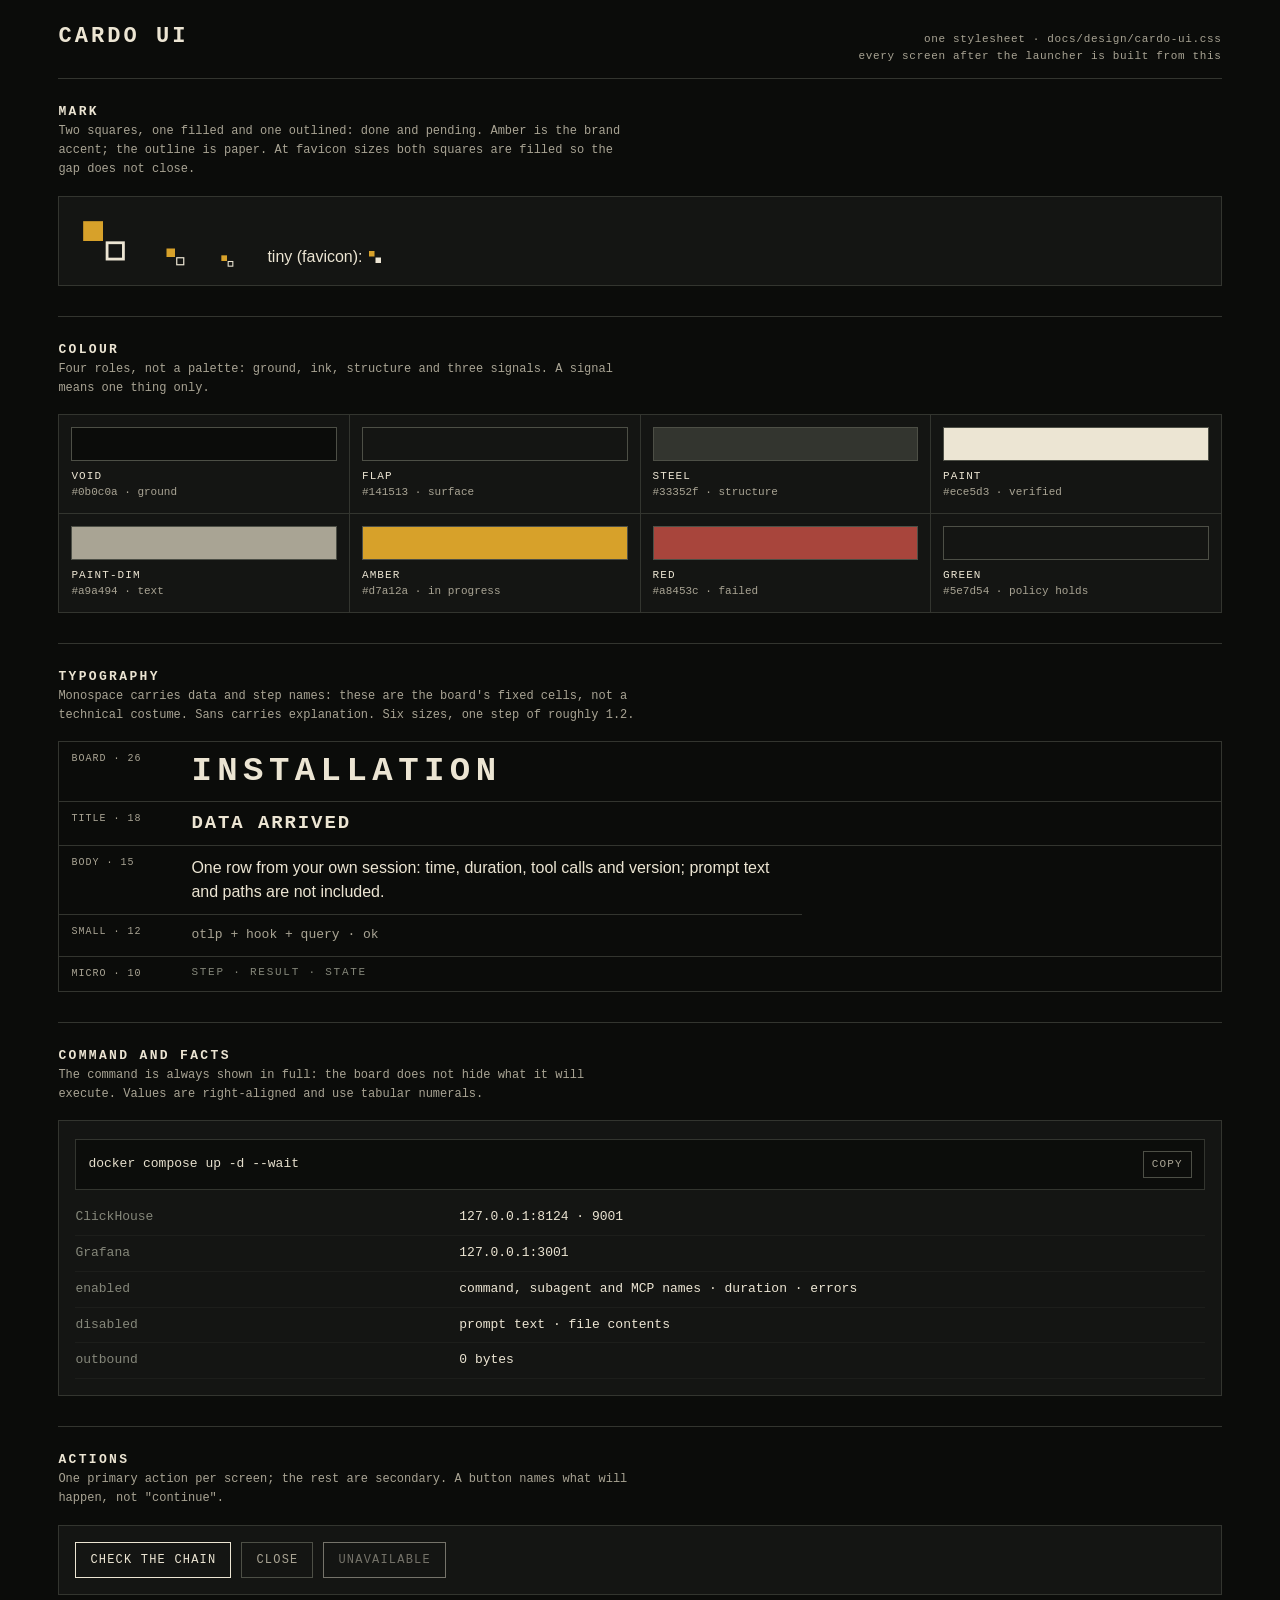
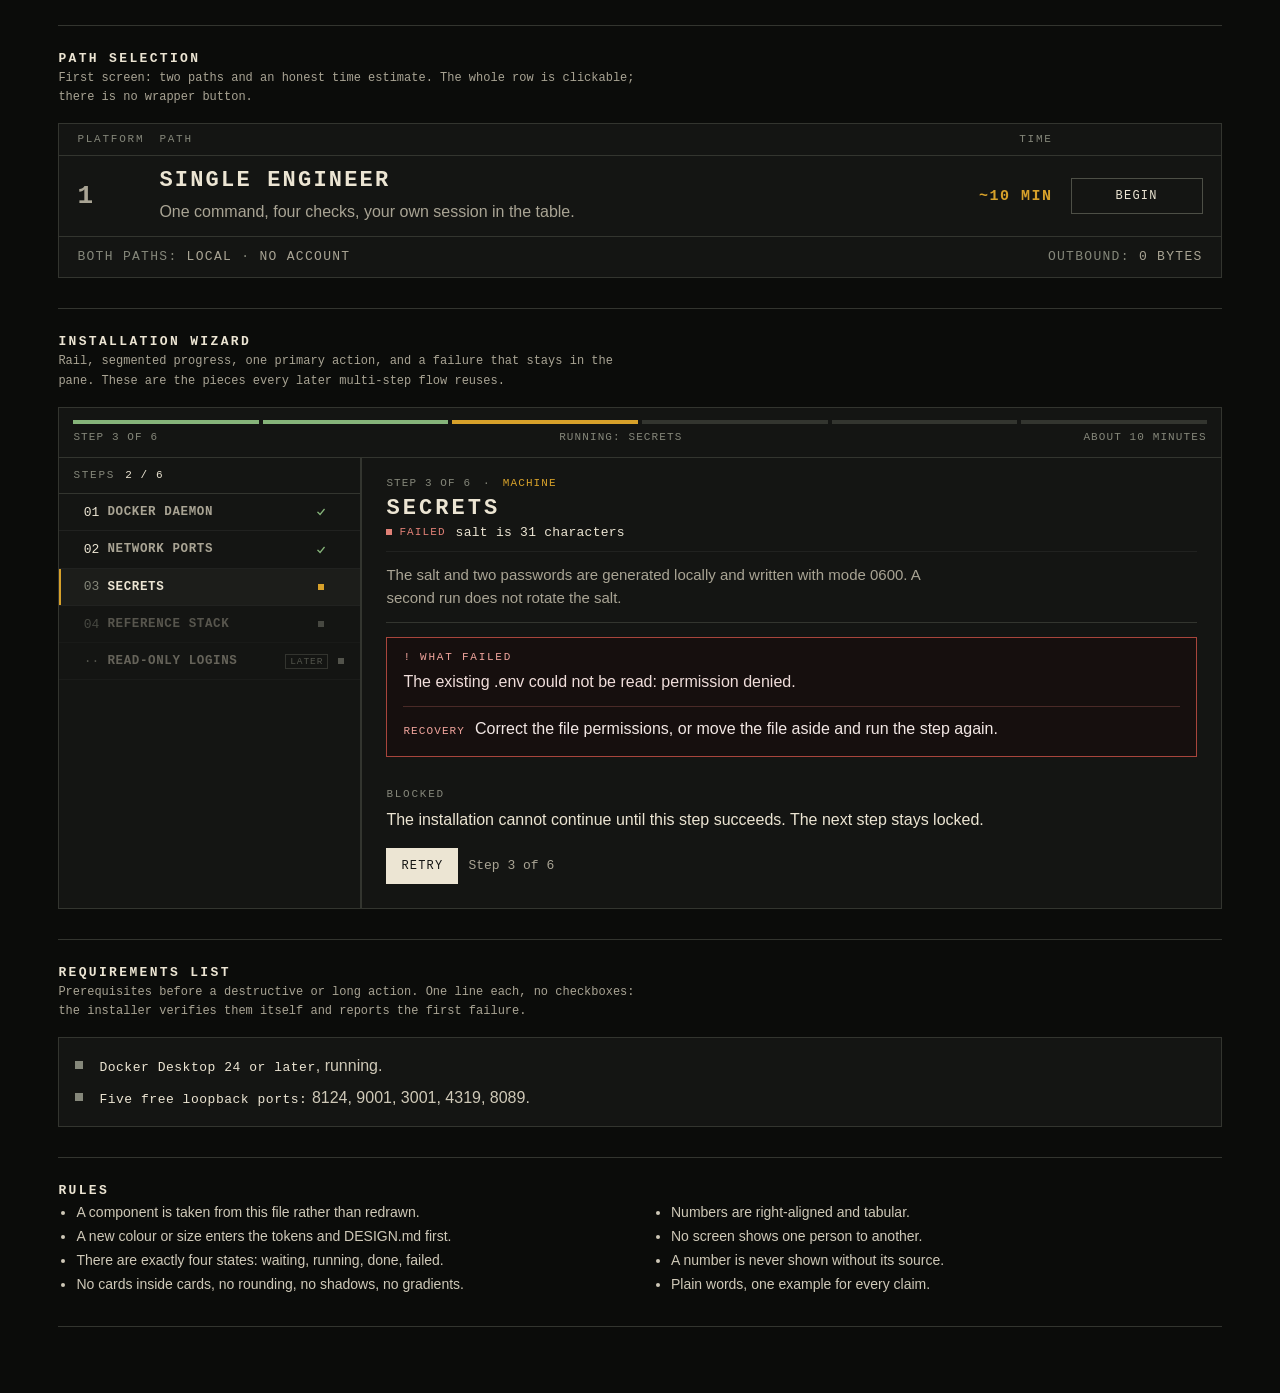
<file: docs/design/components.html>
<!doctype html>
<html lang="en">
<head>
<meta charset="utf-8">
<meta name="viewport" content="width=device-width, initial-scale=1">
<title>Cardo UI — components</title>
<link rel="stylesheet" href="cardo-ui.css">
<style>
  /* only layout for this sheet; every component comes from cardo-ui.css */
  .sheet{max-width:1240px;margin:0 auto;padding:24px clamp(14px,3vw,40px) 64px}
  .sheet > header{border-bottom:1px solid var(--steel);padding-bottom:14px;display:flex;justify-content:space-between;align-items:baseline;gap:20px;flex-wrap:wrap}
  .sheet h1{font:600 22px/1.2 var(--mono);letter-spacing:.14em;text-transform:uppercase;margin:0}
  .sheet .meta{font:11px/1.5 var(--mono);color:var(--paint-dim);letter-spacing:.06em;text-align:right}
  .sec{border-bottom:1px solid var(--steel);padding:26px 0 30px}
  .sec > h2{font:600 13px/1 var(--mono);letter-spacing:.18em;text-transform:uppercase;margin:0 0 4px}
  .sec > p.hint{margin:0 0 16px;color:var(--paint-dim);font:12px/1.6 var(--mono);max-width:80ch}
  .demo{border:1px solid var(--steel);background:var(--flap)}
  .pad{padding:16px}
  .swatches{display:grid;grid-template-columns:repeat(4,1fr);gap:1px;background:var(--steel);border:1px solid var(--steel)}
  @media (max-width:760px){.swatches{grid-template-columns:repeat(2,1fr)}}
  .sw{background:var(--flap);padding:12px}
  .sw i{display:block;height:34px;border:1px solid var(--steel-l)}
  .sw b{display:block;margin-top:8px;font:11px/1.4 var(--mono);letter-spacing:.1em;text-transform:uppercase}
  .sw span{display:block;font:11px/1.5 var(--mono);color:var(--paint-dim)}
  .type{display:grid;grid-template-columns:120px 1fr;gap:0;border:1px solid var(--steel);border-bottom:0}
  .type > div{padding:10px 12px;border-bottom:1px solid var(--steel)}
  .type .k{font:10px/1.4 var(--mono);color:var(--paint-dim);letter-spacing:.1em;text-transform:uppercase}
  .rules{display:grid;grid-template-columns:1fr 1fr;gap:26px}
  .rules ul{margin:0;padding-left:18px;font-size:14px;color:#cfc9b8;line-height:1.7}
  @media (max-width:760px){.rules{grid-template-columns:1fr}}
</style>
</head>
<body data-surface="operate">
<svg width="0" height="0" style="position:absolute" aria-hidden="true">
  <symbol id="i-check" viewBox="0 0 16 16"><polyline points="3,8.5 6.5,12 13,4" fill="none" stroke="currentColor" stroke-width="2"/></symbol>
</svg>
<div class="sheet">

  <header>
    <h1>Cardo UI</h1>
    <div class="meta">one stylesheet · docs/design/cardo-ui.css<br>every screen after the launcher is built from this</div>
  </header>

  <section class="sec">
    <h2>Mark</h2>
    <p class="hint">Two squares, one filled and one outlined: done and pending. Amber is the brand accent; the outline is paper. At favicon sizes both squares are filled so the gap does not close.</p>
    <div class="demo pad" style="display:flex;align-items:flex-end;gap:32px">
      <svg width="56" height="56" viewBox="0 0 24 24" aria-hidden="true"><rect x="3.5" y="3.5" width="8.5" height="8.5" fill="#d7a12a"/><rect x="13.75" y="12.75" width="7" height="7" fill="none" stroke="#ece5d3" stroke-width="1.2"/></svg>
      <svg width="24" height="24" viewBox="0 0 24 24" aria-hidden="true"><rect x="3.5" y="3.5" width="8.5" height="8.5" fill="#d7a12a"/><rect x="13.75" y="12.75" width="7" height="7" fill="none" stroke="#ece5d3" stroke-width="1.2"/></svg>
      <svg width="16" height="16" viewBox="0 0 24 24" aria-hidden="true"><rect x="3.5" y="3.5" width="8.5" height="8.5" fill="#d7a12a"/><rect x="13.75" y="12.75" width="7" height="7" fill="none" stroke="#ece5d3" stroke-width="1.6"/></svg>
      <span class="hint">tiny (favicon): <svg width="16" height="16" viewBox="0 0 32 32" aria-hidden="true" style="vertical-align:-3px"><rect x="4" y="4" width="11" height="11" fill="#d7a12a"/><rect x="17" y="17" width="11" height="11" fill="#ece5d3"/></svg></span>
    </div>
  </section>
<section class="sec">
    <h2>Colour</h2>
    <p class="hint">Four roles, not a palette: ground, ink, structure and three signals. A signal means one thing only.</p>
    <div class="swatches">
      <div class="sw"><i style="background:var(--void)"></i><b>void</b><span>#0b0c0a · ground</span></div>
      <div class="sw"><i style="background:var(--flap)"></i><b>flap</b><span>#141513 · surface</span></div>
      <div class="sw"><i style="background:var(--steel)"></i><b>steel</b><span>#33352f · structure</span></div>
      <div class="sw"><i style="background:var(--paint)"></i><b>paint</b><span>#ece5d3 · verified</span></div>
      <div class="sw"><i style="background:var(--paint-dim)"></i><b>paint-dim</b><span>#a9a494 · text</span></div>
      <div class="sw"><i style="background:var(--amber)"></i><b>amber</b><span>#d7a12a · in progress</span></div>
      <div class="sw"><i style="background:var(--red)"></i><b>red</b><span>#a8453c · failed</span></div>
      <div class="sw"><i style="background:var(--green)"></i><b>green</b><span>#5e7d54 · policy holds</span></div>
    </div>
  </section>

  <section class="sec">
    <h2>Typography</h2>
    <p class="hint">Monospace carries data and step names: these are the board's fixed cells, not a technical costume. Sans carries explanation. Six sizes, one step of roughly 1.2.</p>
    <div class="type">
      <div class="k">board · 26</div><div style="font:600 var(--t-board)/1.15 var(--mono);letter-spacing:.16em;text-transform:uppercase">Installation</div>
      <div class="k">title · 18</div><div style="font:600 var(--t-title)/1.2 var(--mono);letter-spacing:.1em;text-transform:uppercase">Data arrived</div>
      <div class="k">body · 15</div><div style="font-size:var(--t-body);max-width:70ch">One row from your own session: time, duration, tool calls and version; prompt text and paths are not included.</div>
      <div class="k">small · 12</div><div style="font:var(--t-small)/1.6 var(--mono);color:var(--paint-dim)">otlp + hook + query · ok</div>
      <div class="k">micro · 10</div><div style="font:var(--t-micro)/1 var(--mono);letter-spacing:.16em;text-transform:uppercase;color:var(--paint-faint)">Step · result · state</div>
    </div>
  </section>

  <section class="sec">
    <h2>Command and facts</h2>
    <p class="hint">The command is always shown in full: the board does not hide what it will execute. Values are right-aligned and use tabular numerals.</p>
    <div class="demo pad">
      <div class="cmd"><code>docker compose up -d --wait</code><button class="copy" data-copy>Copy</button></div>
      <table class="wiz-facts">
        <tr><td>ClickHouse</td><td>127.0.0.1:8124 · 9001</td></tr>
        <tr><td>Grafana</td><td>127.0.0.1:3001</td></tr>
        <tr><td>enabled</td><td>command, subagent and MCP names · duration · errors</td></tr>
        <tr><td>disabled</td><td>prompt text · file contents</td></tr>
        <tr><td>outbound</td><td>0 bytes</td></tr>
      </table>
    </div>
  </section>

  <section class="sec">
    <h2>Actions</h2>
    <p class="hint">One primary action per screen; the rest are secondary. A button names what will happen, not "continue".</p>
    <div class="demo pad">
      <div class="actions" style="margin-top:0">
        <button class="act">Check the chain</button>
        <button class="act ghost">Close</button>
        <button class="act" disabled>Unavailable</button>
      </div>
    </div>
  </section>

  <section class="sec">
    <h2>Path selection</h2>
    <p class="hint">First screen: two paths and an honest time estimate. The whole row is clickable; there is no wrapper button.</p>
    <div class="departures">
      <div class="dephead"><span>Platform</span><span>Path</span><span>Time</span><span></span></div>
      <button class="dep">
        <span class="plat">1</span>
        <span class="dest">Single engineer<span class="note">One command, four checks, your own session in the table.</span></span>
        <span class="time">~10 MIN</span>
        <span class="go">Begin</span>
      </button>
      <div class="deptail"><span>Both paths: <b>local</b> · <b>no account</b></span><span>Outbound: <b>0 bytes</b></span></div>
    </div>
  </section>

  <section class="sec">
    <h2>Installation wizard</h2>
    <p class="hint">Rail, segmented progress, one primary action, and a failure that stays in the pane. These are the pieces every later multi-step flow reuses.</p>
    <div class="demo">
      <div style="padding:12px 14px;border-bottom:1px solid var(--steel)">
        <div class="segbar"><i class="ok"></i><i class="ok"></i><i class="run"></i><i></i><i></i><i></i></div>
        <div class="wiz-progress"><span>Step 3 of 6</span><span>Running: Secrets</span><span>About 10 minutes</span></div>
      </div>
      <div class="wiz" style="border:0">
        <aside class="wiz-rail" style="border-right:1px solid var(--steel)">
          <div class="wiz-rail-head"><span>Steps</span><b>2 / 6</b></div>
          <ol class="wiz-steps" style="max-height:none">
            <li><button class="wiz-step" data-state="ok"><span class="n">01</span><span class="t">Docker daemon</span><span class="s"><svg class="icon sm"><use href="#i-check"/></svg></span></button></li>
            <li><button class="wiz-step" data-state="ok"><span class="n">02</span><span class="t">Network ports</span><span class="s"><svg class="icon sm"><use href="#i-check"/></svg></span></button></li>
            <li><button class="wiz-step" data-state="run" aria-current="true"><span class="n">03</span><span class="t">Secrets</span><span class="s"></span></button></li>
            <li><button class="wiz-step" data-state="wait" disabled><span class="n">04</span><span class="t">Reference stack</span><span class="s"></span></button></li>
            <li><button class="wiz-step" data-state="planned" disabled><span class="n">··</span><span class="t">Read-only logins</span><span class="later">Later</span><span class="s"></span></button></li>
          </ol>
        </aside>
        <main class="wiz-pane">
          <div class="wiz-head">
            <div class="wiz-meta"><span>Step 3 of 6</span><span>·</span><b>Machine</b></div>
            <h1 class="wiz-title">Secrets</h1>
            <div class="wiz-body">
              <div class="wiz-result"><span class="lamp" data-s="fail"><b></b><span>Failed</span></span><span class="v">salt is 31 characters</span></div>
              <p>The salt and two passwords are generated locally and written with mode 0600. A second run does not rotate the salt.</p>
            </div>
          </div>
          <div class="wiz-error">
            <span class="lbl">! What failed</span>
            <p class="cause">The existing .env could not be read: permission denied.</p>
            <div class="rec"><b>Recovery</b><span>Correct the file permissions, or move the file aside and run the step again.</span></div>
          </div>
          <div class="wiz-section">
            <h3>Blocked</h3>
            <p style="margin:0">The installation cannot continue until this step succeeds. The next step stays locked.</p>
          </div>
          <div class="wiz-actions">
            <button class="act primary">Retry</button>
            <span class="hint">Step 3 of 6</span>
          </div>
        </main>
      </div>
    </div>
  </section>

  <section class="sec">
    <h2>Requirements list</h2>
    <p class="hint">Prerequisites before a destructive or long action. One line each, no checkboxes: the installer verifies them itself and reports the first failure.</p>
    <div class="demo pad">
      <ul class="reqlist">
        <li><span><b>Docker Desktop 24 or later</b>, running.</span></li>
        <li><span><b>Five free loopback ports:</b> 8124, 9001, 3001, 4319, 8089.</span></li>
      </ul>
    </div>
  </section>

  <section class="sec">
    <h2>Rules</h2>
    <div class="rules">
      <ul>
        <li>A component is taken from this file rather than redrawn.</li>
        <li>A new colour or size enters the tokens and DESIGN.md first.</li>
        <li>There are exactly four states: waiting, running, done, failed.</li>
        <li>No cards inside cards, no rounding, no shadows, no gradients.</li>
      </ul>
      <ul>
        <li>Numbers are right-aligned and tabular.</li>
        <li>No screen shows one person to another.</li>
        <li>A number is never shown without its source.</li>
        <li>Plain words, one example for every claim.</li>
      </ul>
    </div>
  </section>
</div>
<script>
  document.querySelectorAll('[data-copy]').forEach(b => b.addEventListener('click', () => {
    const t = b.closest('.cmd').querySelector('code').textContent;
    (navigator.clipboard ? navigator.clipboard.writeText(t) : Promise.reject()).catch(()=>{}).finally(()=>{
      const old = b.textContent; b.textContent = 'Скопировано'; setTimeout(()=>b.textContent = old, 1400);
    });
  }));
</script>
</body>
</html>
</file>
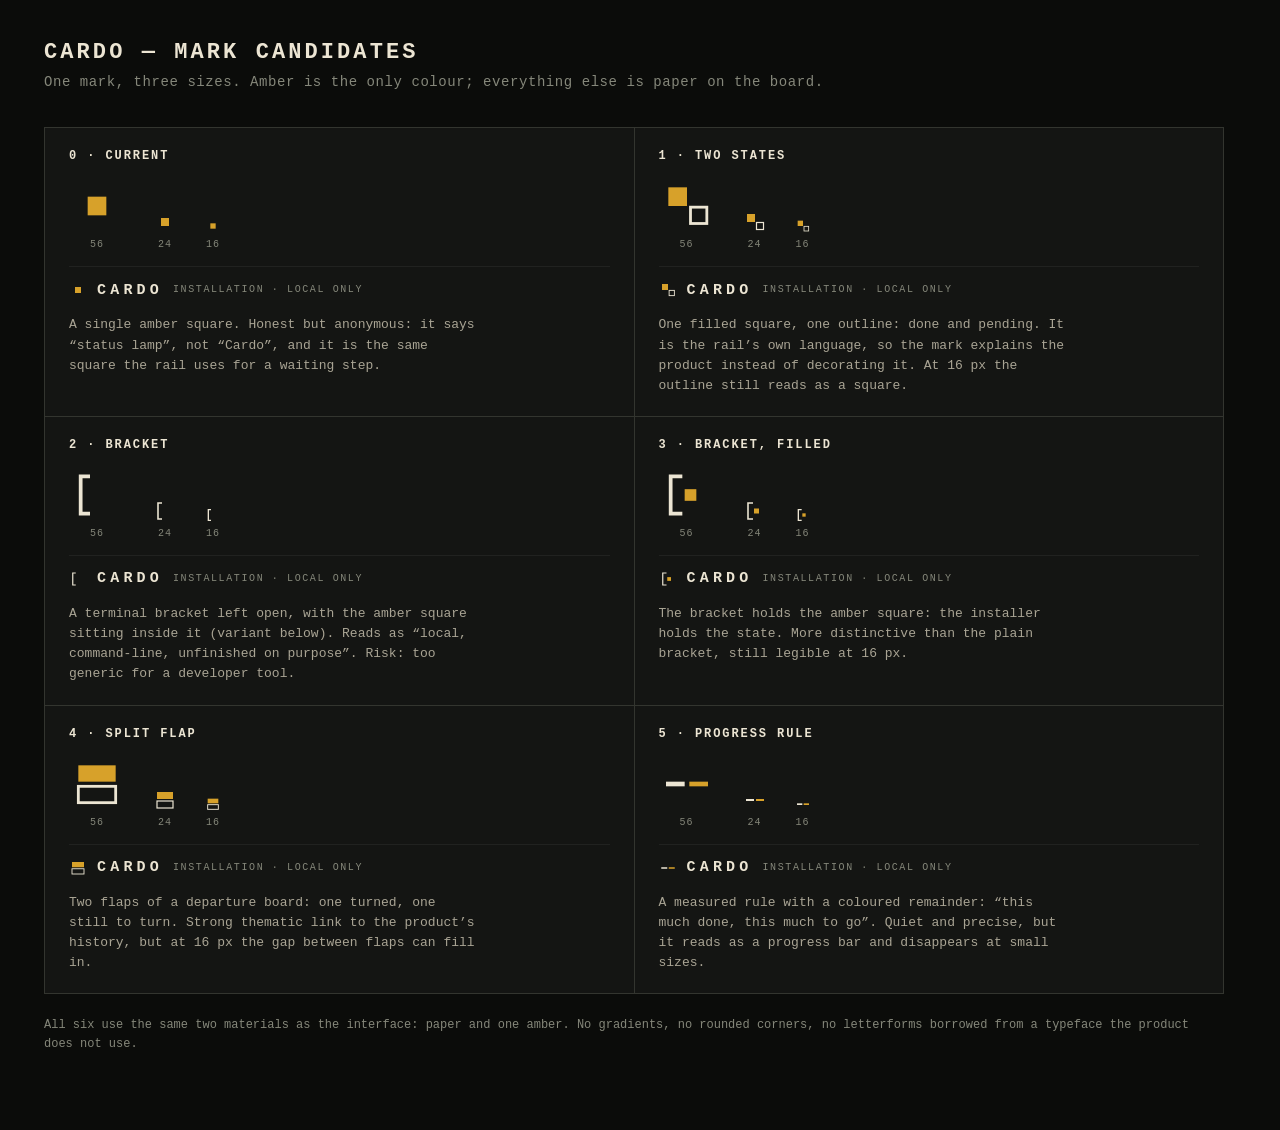
<file: docs/design/logo.html>
<!doctype html>
<html lang="en">
<head>
<meta charset="utf-8">
<meta name="viewport" content="width=device-width, initial-scale=1">
<title>Cardo — mark candidates</title>
<style>
  :root{
    --void:#0b0c0a; --flap:#141513; --steel:#33352f; --rule:#212220;
    --paint:#ece5d3; --dim:#a9a494; --faint:#85877a;
    --amber:#d7a12a; --ok:#86b47a; --danger:#e08076;
    --mono:ui-monospace,"SF Mono","Roboto Mono",Menlo,Consolas,monospace;
  }
  *{box-sizing:border-box}
  body{margin:0;background:var(--void);color:var(--paint);font:14px/1.5 var(--mono);padding:40px 44px 64px}
  h1{font:600 22px/1.2 var(--mono);letter-spacing:.14em;text-transform:uppercase;margin:0 0 6px}
  .lead{color:var(--faint);letter-spacing:.04em;margin:0 0 34px}
  .grid{display:grid;grid-template-columns:repeat(2,minmax(0,1fr));gap:1px;background:var(--steel);border:1px solid var(--steel);max-width:1180px}
  .card{background:var(--flap);padding:22px 24px 20px;display:flex;flex-direction:column;gap:16px}
  .card h2{font:600 12px/1 var(--mono);letter-spacing:.16em;text-transform:uppercase;margin:0;color:var(--paint)}
  .card p{margin:0;color:var(--dim);font-size:13px;line-height:1.55;max-width:52ch}
  .sizes{display:flex;align-items:flex-end;gap:28px;color:var(--paint)}
  .sizes figure{margin:0;display:flex;flex-direction:column;align-items:center;gap:6px}
  .sizes figcaption{font:10px/1 var(--mono);color:var(--faint);letter-spacing:.1em}
  .rowline{display:flex;align-items:center;gap:10px;border-top:1px solid var(--rule);padding-top:14px;color:var(--paint)}
  .rowline .word{font:600 15px/1 var(--mono);letter-spacing:.28em;text-transform:uppercase}
  .rowline .sub{font:10px/1 var(--mono);letter-spacing:.16em;color:var(--faint);text-transform:uppercase}
  .note{color:var(--faint);font-size:12px;max-width:1180px;margin-top:22px;line-height:1.6}
  svg{display:block}
</style>
</head>
<body>
<h1>Cardo — mark candidates</h1>
<p class="lead">One mark, three sizes. Amber is the only colour; everything else is paper on the board.</p>

<div class="grid">

  <div class="card">
    <h2>0 · current</h2>
    <div class="sizes">
      <figure><svg width="56" height="56" viewBox="0 0 24 24" aria-hidden="true"><rect x="8" y="8" width="8" height="8" fill="var(--amber)"/></svg><figcaption>56</figcaption></figure>
      <figure><svg width="24" height="24" viewBox="0 0 24 24" aria-hidden="true"><rect x="8" y="8" width="8" height="8" fill="var(--amber)"/></svg><figcaption>24</figcaption></figure>
      <figure><svg width="16" height="16" viewBox="0 0 24 24" aria-hidden="true"><rect x="8" y="8" width="8" height="8" fill="var(--amber)"/></svg><figcaption>16</figcaption></figure>
    </div>
    <div class="rowline"><svg width="18" height="18" viewBox="0 0 24 24" aria-hidden="true"><rect x="8" y="8" width="8" height="8" fill="var(--amber)"/></svg><span class="word">Cardo</span><span class="sub">installation · local only</span></div>
    <p>A single amber square. Honest but anonymous: it says “status lamp”, not “Cardo”, and it is the same square the rail uses for a waiting step.</p>
  </div>

  <div class="card">
    <h2>1 · two states</h2>
    <div class="sizes">
      <figure><svg width="56" height="56" viewBox="0 0 24 24" aria-hidden="true"><rect x="4" y="4" width="8" height="8" fill="var(--amber)"/><rect x="13.5" y="12.5" width="7" height="7" fill="none" stroke="var(--paint)" stroke-width="1.2"/></svg><figcaption>56</figcaption></figure>
      <figure><svg width="24" height="24" viewBox="0 0 24 24" aria-hidden="true"><rect x="4" y="4" width="8" height="8" fill="var(--amber)"/><rect x="13.5" y="12.5" width="7" height="7" fill="none" stroke="var(--paint)" stroke-width="1.2"/></svg><figcaption>24</figcaption></figure>
      <figure><svg width="16" height="16" viewBox="0 0 24 24" aria-hidden="true"><rect x="4" y="4" width="8" height="8" fill="var(--amber)"/><rect x="13.5" y="12.5" width="7" height="7" fill="none" stroke="var(--paint)" stroke-width="1.2"/></svg><figcaption>16</figcaption></figure>
    </div>
    <div class="rowline"><svg width="18" height="18" viewBox="0 0 24 24" aria-hidden="true"><rect x="4" y="4" width="8" height="8" fill="var(--amber)"/><rect x="13.5" y="12.5" width="7" height="7" fill="none" stroke="var(--paint)" stroke-width="1.2"/></svg><span class="word">Cardo</span><span class="sub">installation · local only</span></div>
    <p>One filled square, one outline: done and pending. It is the rail’s own language, so the mark explains the product instead of decorating it. At 16 px the outline still reads as a square.</p>
  </div>

  <div class="card">
    <h2>2 · bracket</h2>
    <div class="sizes">
      <figure><svg width="56" height="56" viewBox="0 0 24 24" aria-hidden="true" fill="none" stroke="var(--paint)" stroke-width="1.6"><path d="M9 4H5v16h4"/></svg><figcaption>56</figcaption></figure>
      <figure><svg width="24" height="24" viewBox="0 0 24 24" aria-hidden="true" fill="none" stroke="var(--paint)" stroke-width="1.6"><path d="M9 4H5v16h4"/></svg><figcaption>24</figcaption></figure>
      <figure><svg width="16" height="16" viewBox="0 0 24 24" aria-hidden="true" fill="none" stroke="var(--paint)" stroke-width="2"><path d="M9 4H5v16h4"/></svg><figcaption>16</figcaption></figure>
    </div>
    <div class="rowline"><svg width="18" height="18" viewBox="0 0 24 24" aria-hidden="true" fill="none" stroke="var(--paint)" stroke-width="1.6"><path d="M9 4H5v16h4"/></svg><span class="word">Cardo</span><span class="sub">installation · local only</span></div>
    <p>A terminal bracket left open, with the amber square sitting inside it (variant below). Reads as “local, command-line, unfinished on purpose”. Risk: too generic for a developer tool.</p>
  </div>

  <div class="card">
    <h2>3 · bracket, filled</h2>
    <div class="sizes">
      <figure><svg width="56" height="56" viewBox="0 0 24 24" aria-hidden="true" fill="none" stroke="var(--paint)" stroke-width="1.6"><path d="M10 4H5v16h5"/><rect x="11" y="9.5" width="5" height="5" fill="var(--amber)" stroke="none"/></svg><figcaption>56</figcaption></figure>
      <figure><svg width="24" height="24" viewBox="0 0 24 24" aria-hidden="true" fill="none" stroke="var(--paint)" stroke-width="1.6"><path d="M10 4H5v16h5"/><rect x="11" y="9.5" width="5" height="5" fill="var(--amber)" stroke="none"/></svg><figcaption>24</figcaption></figure>
      <figure><svg width="16" height="16" viewBox="0 0 24 24" aria-hidden="true" fill="none" stroke="var(--paint)" stroke-width="2"><path d="M10 4H5v16h5"/><rect x="11" y="9.5" width="5" height="5" fill="var(--amber)" stroke="none"/></svg><figcaption>16</figcaption></figure>
    </div>
    <div class="rowline"><svg width="18" height="18" viewBox="0 0 24 24" aria-hidden="true" fill="none" stroke="var(--paint)" stroke-width="1.6"><path d="M10 4H5v16h5"/><rect x="11" y="9.5" width="5" height="5" fill="var(--amber)" stroke="none"/></svg><span class="word">Cardo</span><span class="sub">installation · local only</span></div>
    <p>The bracket holds the amber square: the installer holds the state. More distinctive than the plain bracket, still legible at 16 px.</p>
  </div>

  <div class="card">
    <h2>4 · split flap</h2>
    <div class="sizes">
      <figure><svg width="56" height="56" viewBox="0 0 24 24" aria-hidden="true"><rect x="4" y="4" width="16" height="7" fill="var(--amber)"/><rect x="4" y="13" width="16" height="7" fill="none" stroke="var(--paint)" stroke-width="1.2"/></svg><figcaption>56</figcaption></figure>
      <figure><svg width="24" height="24" viewBox="0 0 24 24" aria-hidden="true"><rect x="4" y="4" width="16" height="7" fill="var(--amber)"/><rect x="4" y="13" width="16" height="7" fill="none" stroke="var(--paint)" stroke-width="1.2"/></svg><figcaption>24</figcaption></figure>
      <figure><svg width="16" height="16" viewBox="0 0 24 24" aria-hidden="true"><rect x="4" y="4" width="16" height="7" fill="var(--amber)"/><rect x="4" y="13" width="16" height="7" fill="none" stroke="var(--paint)" stroke-width="1.4"/></svg><figcaption>16</figcaption></figure>
    </div>
    <div class="rowline"><svg width="18" height="18" viewBox="0 0 24 24" aria-hidden="true"><rect x="4" y="4" width="16" height="7" fill="var(--amber)"/><rect x="4" y="13" width="16" height="7" fill="none" stroke="var(--paint)" stroke-width="1.2"/></svg><span class="word">Cardo</span><span class="sub">installation · local only</span></div>
    <p>Two flaps of a departure board: one turned, one still to turn. Strong thematic link to the product’s history, but at 16 px the gap between flaps can fill in.</p>
  </div>

  <div class="card">
    <h2>5 · progress rule</h2>
    <div class="sizes">
      <figure><svg width="56" height="56" viewBox="0 0 24 24" aria-hidden="true"><rect x="3" y="11" width="8" height="2" fill="var(--paint)"/><rect x="13" y="11" width="8" height="2" fill="var(--amber)"/></svg><figcaption>56</figcaption></figure>
      <figure><svg width="24" height="24" viewBox="0 0 24 24" aria-hidden="true"><rect x="3" y="11" width="8" height="2" fill="var(--paint)"/><rect x="13" y="11" width="8" height="2" fill="var(--amber)"/></svg><figcaption>24</figcaption></figure>
      <figure><svg width="16" height="16" viewBox="0 0 24 24" aria-hidden="true"><rect x="3" y="11" width="8" height="2.5" fill="var(--paint)"/><rect x="13" y="11" width="8" height="2.5" fill="var(--amber)"/></svg><figcaption>16</figcaption></figure>
    </div>
    <div class="rowline"><svg width="18" height="18" viewBox="0 0 24 24" aria-hidden="true"><rect x="3" y="11" width="8" height="2" fill="var(--paint)"/><rect x="13" y="11" width="8" height="2" fill="var(--amber)"/></svg><span class="word">Cardo</span><span class="sub">installation · local only</span></div>
    <p>A measured rule with a coloured remainder: “this much done, this much to go”. Quiet and precise, but it reads as a progress bar and disappears at small sizes.</p>
  </div>

</div>

<p class="note">All six use the same two materials as the interface: paper and one amber. No gradients, no rounded corners, no letterforms borrowed from a typeface the product does not use.</p>
</body>
</html>
</file>
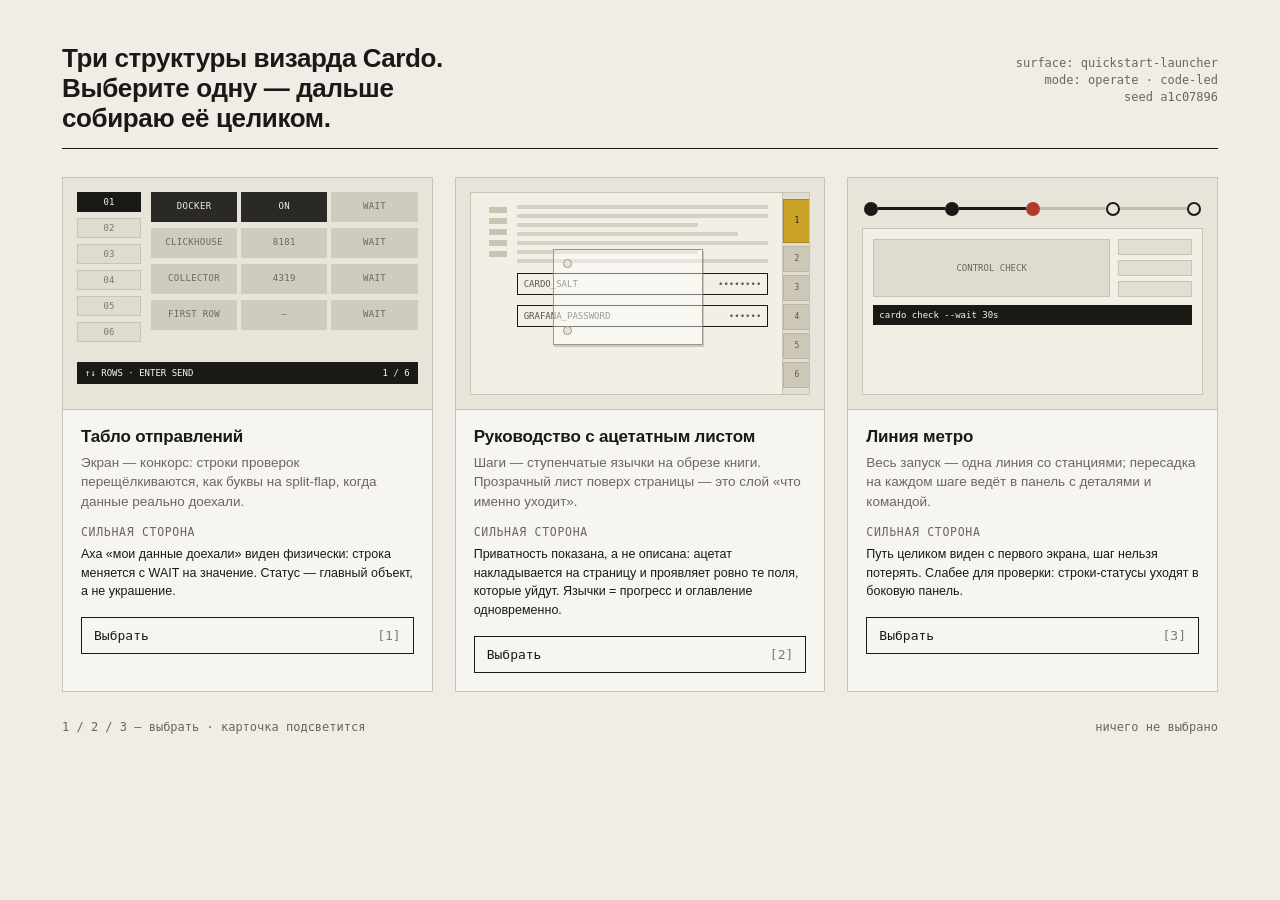
<file: docs/design/prototype/decision.html>
<!doctype html>
<html lang="ru">
<head>
<meta charset="utf-8">
<meta name="viewport" content="width=device-width, initial-scale=1">
<title>Cardo — три структуры визарда</title>
<style>
  :root{
    --paper:#efede6;
    --card:#f7f5ef;
    --ink:#1a1916;
    --muted:#6b675e;
    --line:#c9c3b4;
    --accent:#7a1f1a;
    --ok:#2e5c3c;
    --mono:ui-monospace,"SF Mono",Menlo,Consolas,monospace;
    --sans:"Helvetica Neue",Helvetica,Arial,sans-serif;
  }
  *{box-sizing:border-box}
  html,body{margin:0;background:var(--paper);color:var(--ink);font:16px/1.45 var(--sans)}
  ::selection{background:#1a1916;color:#f7f5ef}
  .wrap{max-width:1220px;margin:0 auto;padding:44px 32px 64px}
  header{display:flex;justify-content:space-between;align-items:baseline;gap:24px;border-bottom:1px solid var(--ink);padding-bottom:14px}
  h1{font-size:26px;line-height:1.15;margin:0;letter-spacing:-.015em;font-weight:600;max-width:30ch}
  .meta{font:12px/1.4 var(--mono);color:var(--muted);text-align:right}
  .grid{display:grid;grid-template-columns:repeat(3,1fr);gap:22px;margin-top:28px}
  article{background:var(--card);border:1px solid var(--line);display:flex;flex-direction:column}
  article[data-picked="1"]{border-color:var(--ink);outline:2px solid var(--ink);outline-offset:-2px}
  .schem{height:232px;border-bottom:1px solid var(--line);padding:14px;position:relative;overflow:hidden;background:#e7e4da}
  .cap{padding:16px 18px 0}
  .cap h2{font-size:17px;margin:0 0 6px;line-height:1.25;letter-spacing:-.01em}
  .cap p{margin:0;color:var(--muted);font-size:13.5px}
  .why{padding:12px 18px 0;font-size:12.5px;line-height:1.5;color:var(--ink)}
  .why b{font-family:var(--mono);font-weight:400;font-size:11.5px;text-transform:uppercase;letter-spacing:.06em;color:var(--muted);display:block;margin-bottom:4px}
  .pick{margin:16px 18px 18px;padding:10px 12px;border:1px solid var(--ink);background:transparent;font:13px var(--mono);color:var(--ink);cursor:pointer;text-align:left;display:flex;justify-content:space-between;align-items:center}
  .pick:hover,.pick:focus-visible{background:var(--ink);color:var(--card);outline:none}
  .pick span{opacity:.55}
  footer{margin-top:26px;display:flex;justify-content:space-between;gap:16px;font:12px/1.5 var(--mono);color:var(--muted)}

  /* 1 — concourse board */
  .board{display:grid;grid-template-columns:64px 1fr;gap:10px;height:100%}
  .board .steps{display:flex;flex-direction:column;gap:6px}
  .board .step{height:20px;border:1px solid var(--line);background:#dedbcf;display:flex;align-items:center;justify-content:center;font:9px var(--mono);color:#7a766b}
  .board .step.on{background:var(--ink);color:var(--card);border-color:var(--ink)}
  .board .rows{display:flex;flex-direction:column;gap:6px}
  .board .row{height:30px;display:flex;gap:4px}
  .board .cell{flex:1;background:#2a2925;color:#efece2;font:9px/1 var(--mono);display:flex;align-items:center;justify-content:center;letter-spacing:.04em}
  .board .cell.q{background:#cfcbbd;color:#6b675e}
  .board .cell.ok{background:#2e5c3c;color:#eef3ec}
  .board .foot{grid-column:1/-1;height:22px;background:var(--ink);color:var(--card);font:9px var(--mono);display:flex;align-items:center;justify-content:space-between;padding:0 8px}

  /* 2 — manual with fore-edge tabs */
  .manual{display:grid;grid-template-columns:1fr 26px;height:100%;background:#f2efe6;border:1px solid var(--line);position:relative}
  .page{padding:12px 14px;border-right:1px solid var(--line);display:grid;grid-template-columns:22px 1fr;gap:10px}
  .margin{display:flex;flex-direction:column;gap:5px;align-items:flex-end;padding-top:2px}
  .margin i{display:block;height:6px;background:#c9c3b4;width:18px}
  .body{min-width:0}
  .rules i{display:block;height:4px;background:#d6d1c4;margin-bottom:5px}
  .rules i:nth-child(3n){width:72%}
  .rules i:nth-child(4n){width:88%}
  .field{margin-top:10px;border:1px solid var(--ink);height:22px;display:flex;align-items:center;padding:0 6px;font:9px var(--mono);color:#5d594f;justify-content:space-between}
  .acetate{position:absolute;left:82px;top:56px;width:150px;height:96px;background:rgba(255,255,255,.42);border:1px solid #9d9788;box-shadow:1px 2px 0 rgba(26,25,22,.18);backdrop-filter:blur(.3px)}
  .acetate::before,.acetate::after{content:"";position:absolute;left:9px;width:7px;height:7px;border-radius:50%;background:#e7e4da;border:1px solid #9d9788}
  .acetate::before{top:9px}.acetate::after{bottom:9px}
  .tabs{display:flex;flex-direction:column;justify-content:flex-start;gap:3px;padding:6px 0;background:#e2ded1}
  .tab{height:26px;background:#cdc7b7;border:1px solid #bbb5a5;border-right:0;font:8px var(--mono);display:flex;align-items:center;justify-content:center;color:#5f5b51}
  .tab.on{background:#c9a227;border-color:#a9871c;color:#241f10;flex:1.6}

  /* 3 — transit diagram */
  .transit{height:100%;display:grid;grid-template-rows:auto 1fr;gap:12px}
  .line{display:flex;align-items:center;gap:0;padding:10px 2px 0}
  .stn{width:14px;height:14px;border-radius:50%;border:2px solid var(--ink);background:#e7e4da;flex:none}
  .stn.done{background:var(--ink)}
  .stn.now{background:#b03a2e;border-color:#b03a2e}
  .seg{height:3px;background:var(--ink);flex:1}
  .seg.next{background:#c3bdad}
  .panel{border:1px solid var(--line);background:#f2efe6;padding:10px;display:grid;grid-template-columns:1fr 74px;gap:8px;align-content:start}
  .panel .big{height:58px;border:1px solid var(--line);background:#dedbcf;display:flex;align-items:center;justify-content:center;font:9px var(--mono);color:#6b675e}
  .panel .side{display:flex;flex-direction:column;gap:5px}
  .panel .side i{display:block;height:100%;border:1px solid var(--line);background:#e2ded1}
  .panel .cmd{grid-column:1/-1;height:20px;background:var(--ink);color:var(--card);font:9px var(--mono);display:flex;align-items:center;padding:0 6px}
  @media (max-width:980px){.grid{grid-template-columns:1fr}.schem{height:210px}}
</style>
</head>
<body>
<div class="wrap">
  <header>
    <h1>Три структуры визарда Cardo. Выберите одну — дальше собираю её целиком.</h1>
    <div class="meta">surface: quickstart-launcher<br>mode: operate · code-led<br>seed a1c07896</div>
  </header>

  <div class="grid">
    <article data-choice="board">
      <div class="schem">
        <div class="board">
          <div class="steps">
            <div class="step on">01</div><div class="step">02</div><div class="step">03</div>
            <div class="step">04</div><div class="step">05</div><div class="step">06</div>
          </div>
          <div class="rows">
            <div class="row"><div class="cell">DOCKER</div><div class="cell">ON</div><div class="cell q">WAIT</div></div>
            <div class="row"><div class="cell q">CLICKHOUSE</div><div class="cell q">8181</div><div class="cell q">WAIT</div></div>
            <div class="row"><div class="cell q">COLLECTOR</div><div class="cell q">4319</div><div class="cell q">WAIT</div></div>
            <div class="row"><div class="cell q">FIRST ROW</div><div class="cell q">—</div><div class="cell q">WAIT</div></div>
          </div>
          <div class="foot"><span>↑↓ ROWS · ENTER SEND</span><span>1 / 6</span></div>
        </div>
      </div>
      <div class="cap">
        <h2>Табло отправлений</h2>
        <p>Экран — конкорс: строки проверок перещёлкиваются, как буквы на split-flap, когда данные реально доехали.</p>
      </div>
      <div class="why"><b>Сильная сторона</b>Аха «мои данные доехали» виден физически: строка меняется с WAIT на значение. Статус — главный объект, а не украшение.</div>
      <button class="pick" data-pick="board">Выбрать <span>[1]</span></button>
    </article>

    <article data-choice="manual">
      <div class="schem">
        <div class="manual">
          <div class="page">
            <div class="margin"><i></i><i></i><i></i><i></i><i></i></div>
            <div class="body">
              <div class="rules"><i></i><i></i><i></i><i></i><i></i><i></i><i></i></div>
              <div class="field"><span>CARDO_SALT</span><span>••••••••</span></div>
              <div class="field"><span>GRAFANA_PASSWORD</span><span>••••••</span></div>
            </div>
          </div>
          <div class="tabs">
            <div class="tab on">1</div><div class="tab">2</div><div class="tab">3</div>
            <div class="tab">4</div><div class="tab">5</div><div class="tab">6</div>
          </div>
          <div class="acetate"></div>
        </div>
      </div>
      <div class="cap">
        <h2>Руководство с ацетатным листом</h2>
        <p>Шаги — ступенчатые язычки на обрезе книги. Прозрачный лист поверх страницы — это слой «что именно уходит».</p>
      </div>
      <div class="why"><b>Сильная сторона</b>Приватность показана, а не описана: ацетат накладывается на страницу и проявляет ровно те поля, которые уйдут. Язычки = прогресс и оглавление одновременно.</div>
      <button class="pick" data-pick="manual">Выбрать <span>[2]</span></button>
    </article>

    <article data-choice="transit">
      <div class="schem">
        <div class="transit">
          <div class="line">
            <div class="stn done"></div><div class="seg"></div>
            <div class="stn done"></div><div class="seg"></div>
            <div class="stn now"></div><div class="seg next"></div>
            <div class="stn"></div><div class="seg next"></div>
            <div class="stn"></div>
          </div>
          <div class="panel">
            <div class="big">CONTROL CHECK</div>
            <div class="side"><i></i><i></i><i></i></div>
            <div class="cmd">cardo check --wait 30s</div>
          </div>
        </div>
      </div>
      <div class="cap">
        <h2>Линия метро</h2>
        <p>Весь запуск — одна линия со станциями; пересадка на каждом шаге ведёт в панель с деталями и командой.</p>
      </div>
      <div class="why"><b>Сильная сторона</b>Путь целиком виден с первого экрана, шаг нельзя потерять. Слабее для проверки: строки-статусы уходят в боковую панель.</div>
      <button class="pick" data-pick="transit">Выбрать <span>[3]</span></button>
    </article>
  </div>

  <footer>
    <span>1 / 2 / 3 — выбрать · карточка подсветится</span>
    <span id="state">ничего не выбрано</span>
  </footer>
</div>

<script>
  const titles = {board:'табло отправлений', manual:'руководство с ацетатом', transit:'линия метро'};
  const state = document.getElementById('state');
  function pick(name){
    document.querySelectorAll('article').forEach(a => a.dataset.picked = a.dataset.choice === name ? '1' : '0');
    state.textContent = 'выбрано: ' + titles[name];
    try { localStorage.setItem('cardo.surface', name); } catch(e){}
  }
  document.querySelectorAll('.pick').forEach(b => b.addEventListener('click', () => pick(b.dataset.pick)));
  addEventListener('keydown', e => {
    const map = {'1':'board','2':'manual','3':'transit'};
    if (map[e.key]) pick(map[e.key]);
  });
  try {
    const saved = localStorage.getItem('cardo.surface');
    if (saved) pick(saved);
  } catch(e){}
</script>
</body>
</html>
</file>
<file: docs/design/cardo-ui.css>
/* ==========================================================================
   Cardo UI — the one stylesheet.
   Every screen after the launcher imports this file and uses these classes.
   Values are the source of truth: docs/design/DESIGN.md explains each choice.
   Do not add a colour, size or radius outside the token block. If a new
   component needs one, add it here first and record it in DESIGN.md.
   ========================================================================== */

:root{
  /* ground and structure */
  --void:#0b0c0a;
  --flap:#141513;
  --flap-hi:#1c1d1a;
  --steel:#33352f;
  --steel-l:#4d4f46;
  --rule:#212220;
  --measure:66ch;

  /* ink */
  --paint:#ece5d3;
  --paint-dim:#a9a494;
  --paint-faint:#85877a;

  /* signal: one meaning each, never decorative */
  --amber:#d7a12a;   /* in progress, needs a look */
  --danger:#e08076;  /* failed, refused, stopped: text and marks (6.6:1) */
  --danger-line:#a8453c; /* the same failure as a border (3.1:1, graphical only) */
  --red:#a8453c;     /* kept for borders that predate --danger-line */
  --ok:#86b47a;      /* verified: a check that passed (7.7:1) */
  --ok-ink:#dfe6cf;

  /* type */
  --mono:ui-monospace,"SF Mono","Roboto Mono",Menlo,Consolas,monospace;
  --sans:"Helvetica Neue",Helvetica,Arial,sans-serif;
  --t-micro:11px;
  --t-label:12px;
  --t-small:13px;
  --t-body:16px;
  --t-title:19px;
  --t-board:clamp(22px,3.2vw,34px);

  /* metrics */
  --row-h:46px;
  --pad-x:16px;
  --gap:14px;
  --bw:1px;
}

*,*::before,*::after{box-sizing:border-box}
html,body{height:100%}
body{
  margin:0;background:var(--void);color:var(--paint);
  font:var(--t-body)/1.5 var(--sans);
  -webkit-font-smoothing:antialiased;
  text-wrap:pretty;
}
::selection{background:var(--amber);color:var(--flap)}
:focus-visible{outline:2px solid var(--amber);outline-offset:2px}
*{scrollbar-width:thin;scrollbar-color:var(--steel-l) transparent}
*::-webkit-scrollbar{width:10px;height:10px}
*::-webkit-scrollbar-thumb{background:var(--steel-l);border:3px solid var(--void)}
*::-webkit-scrollbar-track{background:transparent}
a{color:inherit;text-decoration:underline;text-underline-offset:3px;text-decoration-thickness:1px}
a:hover{text-decoration-color:var(--amber)}
code,kbd,.num{font-family:var(--mono);font-variant-numeric:tabular-nums}
button{font:inherit;color:inherit;background:none;border:0;cursor:pointer}
[hidden]{display:none!important}
.sr{position:absolute;width:1px;height:1px;overflow:hidden;clip:rect(0 0 0 0);white-space:nowrap}

/* ---- shell ------------------------------------------------------------- */
.shell{min-height:100%;display:flex;flex-direction:column;padding:22px clamp(14px,3vw,40px) 26px;max-width:1240px;margin:0 auto}
.screen{flex:1;display:flex;flex-direction:column;justify-content:flex-start;padding:4px 22px 28px;max-width:1180px}
.board-title{font:600 var(--t-board)/1.15 var(--mono);letter-spacing:.16em;text-transform:uppercase;margin:0 0 6px;text-wrap:balance}
.board-sub{margin:0 0 18px;color:var(--paint-dim);font-size:var(--t-body);max-width:var(--measure)}

/* ---- gantry ------------------------------------------------------------ */
.gantry{display:flex;align-items:center;gap:18px;flex-wrap:wrap;padding-bottom:12px;border-bottom:var(--bw) solid var(--steel)}
.brand{font:600 18px/1 var(--mono);letter-spacing:.28em;color:var(--paint)}
.brand{display:flex;align-items:center;gap:11px}
.brand .mark{color:var(--paint);flex:none}
.where{font:var(--t-label)/1.5 var(--mono);color:var(--paint-dim);letter-spacing:.1em;text-transform:uppercase}
.gantry .spacer{flex:1}
.clock{font:600 var(--t-body)/1 var(--mono);letter-spacing:.1em;color:var(--paint-dim);font-variant-numeric:tabular-nums}

/* ---- drawer: in-place detail, never a modal --------------------------- */
.drawer{border-top:var(--bw) solid #262722;background:#101110;padding:16px 18px 18px;display:none}
.rowwrap.open .drawer{display:block}
.drawer h3{margin:0 0 8px;font:var(--t-label)/1 var(--mono);letter-spacing:.16em;text-transform:uppercase;color:var(--paint-dim)}
.drawer p{margin:0 0 10px;max-width:74ch;color:#cfc9b8;font-size:var(--t-body)}
.drawer p:last-child{margin-bottom:0}
.cols{display:grid;grid-template-columns:1fr 1fr;gap:18px}

/* ---- command block ----------------------------------------------------- */
.cmd{display:flex;align-items:center;gap:10px;border:var(--bw) solid var(--steel);background:#0c0d0b;padding:11px 12px;margin:2px 0 10px}
.cmd code{font:var(--t-small)/1.45 var(--mono);color:#e6dfcd;flex:1;overflow-x:auto;white-space:pre}
.copy{font:var(--t-micro)/1 var(--mono);letter-spacing:.1em;text-transform:uppercase;border:var(--bw) solid var(--steel-l);padding:7px 8px;color:var(--paint-dim);white-space:nowrap}
.copy:hover{background:var(--paint);color:var(--flap);border-color:var(--paint)}
.copy:disabled{opacity:.45;cursor:default}
.copy:disabled:hover{background:none;color:var(--paint-dim);border-color:var(--steel-l)}

/* ---- icons: authored, one stroke weight, only where they aid scanning --- */
.icon{width:13px;height:13px;fill:none;stroke:currentColor;stroke-width:1.6;stroke-linecap:square;stroke-linejoin:miter;flex:none;vertical-align:-2px}
.icon.sm{width:10px;height:10px;stroke-width:2}
.icon.lg{width:18px;height:18px;stroke-width:1.4}
.icon-badge{display:inline-flex;align-items:center;justify-content:center;width:18px;height:18px;border:var(--bw) solid currentColor}

/* ---- buttons ----------------------------------------------------------- */
.actions{display:flex;gap:10px;margin-top:14px;flex-wrap:wrap}
.act{font:var(--t-label)/1 var(--mono);letter-spacing:.1em;text-transform:uppercase;border:var(--bw) solid var(--paint);padding:11px 14px;color:var(--paint);display:inline-flex;align-items:center;gap:8px}
.act:hover{background:var(--paint);color:var(--flap)}
.act.primary{background:var(--paint);color:var(--flap);border-color:var(--paint)}
.act.primary:hover{background:#f7f1e2;border-color:#f7f1e2}
.act.ghost{border-color:var(--steel-l);color:var(--paint-dim)}
.act.ghost:hover{background:var(--flap-hi);color:var(--paint);border-color:var(--paint-dim)}
.act[disabled]{opacity:.45;cursor:default}
.act[disabled]:hover{background:none;color:var(--paint)}

/* ---- start screen: scope, project, actions ---------------------------- */
.start-project{margin-top:16px;max-width:640px}
.start-project label{display:block;font:var(--t-micro)/1.5 var(--mono);letter-spacing:.1em;text-transform:uppercase;color:var(--paint-dim);margin-bottom:6px}
.start-project label span{display:block;text-transform:none;letter-spacing:.02em;color:var(--paint-faint);font-size:var(--t-small);margin-top:3px}
.start-project .input{margin-top:0}
.start-actions{margin-top:18px}
.start-actions .hint{font:var(--t-small)/1.5 var(--mono);color:var(--paint-dim);letter-spacing:0;text-transform:none;max-width:var(--measure)}

/* ---- departures: choosing a path -------------------------------------- */
.departures{border:var(--bw) solid var(--steel);background:var(--flap)}
.dephead,.dep{display:grid;grid-template-columns:64px 1fr auto 132px;align-items:center;gap:18px}
.dephead{padding:10px 18px;border-bottom:var(--bw) solid var(--steel);font:var(--t-micro)/1 var(--mono);letter-spacing:.16em;text-transform:uppercase;color:var(--paint-faint)}
.dephead span:nth-child(3){text-align:right}
.dep{width:100%;padding:12px 18px;text-align:left;border-bottom:var(--bw) solid var(--steel)}
.dep:last-of-type{border-bottom:0}
.dep:hover,.dep:focus-visible{background:var(--flap-hi)}
.dep .plat{font:600 26px/1 var(--mono);color:var(--paint-dim);letter-spacing:.04em}
.dep .dest{font:600 clamp(17px,2.2vw,22px)/1.15 var(--mono);letter-spacing:.1em;text-transform:uppercase}
.dep .note{display:block;font:var(--t-body)/1.5 var(--sans);letter-spacing:0;text-transform:none;color:var(--paint-dim);margin-top:7px;max-width:52ch}
.dep .time{font:600 15px/1 var(--mono);color:var(--amber);letter-spacing:.1em;white-space:nowrap}
.dep .go{font:var(--t-label)/1 var(--mono);letter-spacing:.1em;text-transform:uppercase;border:var(--bw) solid var(--steel-l);padding:11px 12px;text-align:center}
.dep[aria-current="true"] .go{background:none;color:var(--amber);border-color:var(--steel-l)}
.dep:hover .go{border-color:var(--paint-dim);color:var(--paint)}
.dep[aria-pressed="true"]{box-shadow:inset 2px 0 0 var(--amber)}
.dep[aria-pressed="true"] .go{background:var(--paint);color:var(--flap);border-color:var(--paint)}
.deptail{display:flex;justify-content:space-between;gap:var(--gap);padding:11px 18px;border-top:var(--bw) solid var(--steel);font:var(--t-small)/1.4 var(--mono);letter-spacing:.1em;text-transform:uppercase;color:var(--paint-faint)}
.deptail b{color:var(--paint-dim);font-weight:400}
.fineprint{margin-top:18px;font:var(--t-small)/1.6 var(--mono);color:var(--paint-dim);letter-spacing:.02em}

/* ---- input: one value the wizard needs ------------------------------- */
.input{width:100%;margin:10px 0 0;padding:11px 12px;background:#0c0d0b;border:var(--bw) solid var(--steel);color:var(--paint);font:var(--t-small) var(--mono)}
.input::placeholder{color:var(--paint-faint)}
.input:focus-visible{border-color:var(--amber);outline:none}
.input[aria-invalid="true"]{border-color:var(--red)}

/* ---- a choice the person makes, off until they make it ---------------- */
.checkline{display:flex;align-items:flex-start;gap:10px;font:var(--t-small)/1.6 var(--mono);color:var(--paint);cursor:pointer}
.checkline input{margin-top:3px;width:15px;height:15px;accent-color:var(--amber);flex:0 0 auto}

/* ---- wizard: rail, progress, pane ------------------------------------- */
.wiz{display:grid;grid-template-columns:302px minmax(0,1fr);gap:1px;background:var(--steel);border:var(--bw) solid var(--steel);flex:1;min-height:0}
.wiz-rail{background:var(--flap);display:flex;flex-direction:column;min-width:0}
.wiz-rail-head{display:grid;grid-template-columns:auto minmax(0,1fr);align-items:baseline;gap:5px 10px;padding:12px 14px;border-bottom:var(--bw) solid var(--steel);font:var(--t-micro)/1 var(--mono);letter-spacing:.16em;text-transform:uppercase;color:var(--paint-faint)}
.wiz-rail-head b{color:var(--paint);font-weight:400;letter-spacing:.1em;white-space:nowrap;overflow:hidden;text-overflow:ellipsis}
.wiz-steps{list-style:none;margin:0;padding:0;overflow-y:auto;flex:1}
.wiz-step{display:grid;grid-template-columns:28px minmax(0,1fr) auto 12px;align-items:center;column-gap:8px;width:100%;text-align:left;padding:10px 12px;border-bottom:var(--bw) solid var(--rule);color:var(--paint-dim)}
.wiz-step:hover:not([disabled]){background:var(--flap-hi);color:var(--paint)}
.wiz-step[aria-current="true"]{background:var(--flap-hi);color:var(--paint);box-shadow:inset 2px 0 0 var(--amber)}
.wiz-step .n{font-variant-numeric:tabular-nums;text-align:right;font:var(--t-small)/1 var(--mono);color:var(--paint-faint)}
.wiz-step .t{font:600 12.5px/1.3 var(--mono);letter-spacing:.05em;text-transform:uppercase;overflow:hidden;text-overflow:ellipsis;white-space:nowrap}
.wiz-step .s{width:14px;height:14px;justify-self:end;display:flex;align-items:center;justify-content:center;color:var(--paint-faint)}
.wiz-step .s::before{content:"";width:6px;height:6px;background:currentColor}
.wiz-step[data-state="ok"] .s::before,.wiz-step[data-state="fail"] .s::before{display:none}
.wiz-step[data-state="ok"] .s{color:var(--ok)}
.wiz-step[data-state="run"] .s{color:var(--amber)}
.wiz-step[data-state="fail"] .s{color:var(--danger)}
.wiz-step[data-state="fail"] .n{color:#cf7770}
.wiz-step[data-state="ok"] .n{color:var(--paint)}
.wiz-step[disabled]{opacity:.45;cursor:default}
.wiz-step[data-state="planned"]{opacity:.55}
.wiz-step .later{font:9.5px/1 var(--mono);letter-spacing:.1em;text-transform:uppercase;color:var(--paint-faint);border:var(--bw) solid var(--steel-l);padding:2px 4px;white-space:nowrap}
.wiz-rail-links{grid-column:1/-1;display:flex;justify-content:flex-end;gap:12px;border-top:var(--bw) solid var(--rule);padding-top:6px}
.rail-link{font:var(--t-micro)/1 var(--mono);letter-spacing:.1em;text-transform:uppercase;color:var(--paint-faint);border-bottom:1px solid transparent;padding:0}
.rail-link:hover{color:var(--paint);border-bottom-color:var(--paint-faint)}
.rail-toggle{display:none;font:var(--t-micro)/1 var(--mono);letter-spacing:.1em;text-transform:uppercase;color:var(--paint-dim);border:var(--bw) solid var(--steel-l);padding:5px 7px}
.rail-toggle:hover{color:var(--paint);border-color:var(--paint-dim)}
.wiz-rail-foot{padding:10px 12px;border-top:var(--bw) solid var(--steel);display:flex;flex-direction:column;gap:8px}
.wiz-rail-foot .act{width:100%;text-align:center}

.wiz-pane{background:var(--flap);padding:20px 24px 24px;display:flex;flex-direction:column;min-width:0}
.wiz-head{border-bottom:var(--bw) solid var(--steel);padding-bottom:12px;margin-bottom:14px}
.wiz-meta{display:flex;gap:12px;align-items:baseline;font:var(--t-micro)/1 var(--mono);letter-spacing:.1em;text-transform:uppercase;color:var(--paint-faint);margin-bottom:7px}
.wiz-meta b{color:var(--amber);font-weight:400}
.wiz-title{font:600 21px/1.2 var(--mono);letter-spacing:.05em;text-transform:uppercase;margin:0 0 6px;text-wrap:balance}
.wiz-body p{margin:0 0 7px;max-width:var(--measure);color:var(--paint-dim);font-size:15px;line-height:1.55}
.wiz-body p:last-child{margin-bottom:0}
.wiz-sub{margin:-2px 0 9px;font:var(--t-small)/1.45 var(--mono);letter-spacing:.04em;color:var(--paint-dim)}
.wiz-result{display:flex;align-items:center;gap:10px;border-bottom:var(--bw) solid var(--rule);padding:0 0 9px;margin:0 0 11px}
.wiz-result .v{font:var(--t-small)/1.5 var(--mono);color:var(--paint);letter-spacing:.02em}
.lamp{display:inline-flex;align-items:center;gap:7px;color:var(--paint-faint)}
.lamp b{display:block;width:6px;height:6px;background:currentColor}
.lamp span{font:var(--t-micro)/1 var(--mono);letter-spacing:.1em;text-transform:uppercase}
.lamp[data-s="run"]{color:var(--amber)}
.lamp[data-s="ok"]{color:var(--ok)}
.lamp[data-s="fail"]{color:var(--danger)}
.wiz-result .lamp span{display:inline}
.ov .wiz-section{max-width:none}
.wiz-section{margin-top:18px}
.wiz-section > h3{margin:0 0 8px;font:var(--t-micro)/1 var(--mono);letter-spacing:.16em;text-transform:uppercase;color:var(--paint-faint)}
.wiz-facts{width:100%;border-collapse:collapse;font:var(--t-small)/1.6 var(--mono)}
.wiz-facts td{padding:7px 0;border-bottom:var(--bw) solid #1d1e1b;vertical-align:top;font-variant-numeric:tabular-nums}
.wiz-facts td:first-child{color:var(--paint-faint);padding-right:14px;white-space:nowrap;width:34%}
.wiz-facts td:last-child{color:var(--paint)}
.wiz-actions{display:flex;gap:10px;flex-wrap:wrap;align-items:center;margin-top:auto;padding-top:16px}
.wiz-actions .hint{font:var(--t-small)/1.5 var(--mono);color:var(--paint-dim);letter-spacing:0;text-transform:none;max-width:var(--measure)}

.wiz-error{border:var(--bw) solid var(--danger-line);background:#160f0e;padding:14px 16px;margin:0 0 14px}
.wiz-error .lbl{display:block;font:var(--t-micro)/1 var(--mono);letter-spacing:.16em;text-transform:uppercase;color:#f0a49c;margin:0 0 6px}
.wiz-error .cause{margin:0 0 12px;color:#f0dedb;font-size:var(--t-body);line-height:1.6;max-width:74ch}
.wiz-error .rec{display:grid;grid-template-columns:auto 1fr;gap:10px;align-items:baseline;border-top:var(--bw) solid #4a2a27;padding-top:10px}
.wiz-error .rec b{font:var(--t-micro)/1.4 var(--mono);letter-spacing:.1em;text-transform:uppercase;color:#f0a49c;white-space:nowrap}
.wiz-error .rec span{color:#f2e7e4;font-size:var(--t-body);line-height:1.55}

.segbar{display:flex;gap:4px;margin:0 0 6px}
.segbar i{height:4px;flex:1;background:var(--steel);display:block}
.segbar i.ok{background:var(--ok)}
.segbar i.run{background:var(--amber)}
.segbar i.fail{background:var(--red)}
.wiz-progress{display:flex;justify-content:space-between;align-items:baseline;gap:6px 16px;flex-wrap:wrap;font:var(--t-micro)/1.4 var(--mono);letter-spacing:.1em;text-transform:uppercase;color:var(--paint-faint)}
.wiz-progress #pos,.wiz-progress #eta{white-space:nowrap}
.wiz-progress b{color:var(--paint);font-weight:400}

.reqlist{list-style:none;margin:0;padding:0;display:grid;gap:8px}
.reqlist li{max-width:var(--measure);display:grid;grid-template-columns:14px 1fr;gap:10px;font-size:var(--t-body);color:#cfc9b8;line-height:1.5}
.reqlist li::before{content:"";width:8px;height:8px;margin-top:7px;background:var(--paint-faint)}
.reqlist li b{font-weight:400;color:var(--paint);font-family:var(--mono);font-size:var(--t-small);letter-spacing:.04em}

.pane-done{display:flex;flex-direction:column;justify-content:center;gap:16px;flex:1;max-width:64ch}
.pane-done h2{font:600 var(--t-board)/1.2 var(--mono);letter-spacing:.1em;text-transform:uppercase;margin:0}
.pane-done p{margin:0;color:var(--paint-dim);font-size:15px;line-height:1.55;max-width:var(--measure)}
.pane-done .facts{display:grid;grid-template-columns:repeat(4,minmax(0,1fr));gap:1px;background:var(--steel);border:var(--bw) solid var(--steel)}
.pane-done .facts div{background:var(--flap);padding:14px 14px 13px}
.pane-done .facts b{display:block;font:600 17px/1.15 var(--mono);color:var(--paint);font-variant-numeric:tabular-nums;white-space:nowrap;overflow:hidden;text-overflow:ellipsis}
.facts div{display:flex;flex-direction:column;justify-content:space-between;gap:10px;min-height:64px;padding:12px 14px}
.facts span{font:var(--t-micro)/1.3 var(--mono);letter-spacing:.1em;text-transform:uppercase;color:var(--paint-faint);white-space:nowrap}
.pane-done .facts span{display:block;margin-top:7px;font:var(--t-micro)/1.4 var(--mono);letter-spacing:.1em;text-transform:uppercase;color:var(--paint-faint)}

@media (max-width:980px){
  .wiz{grid-template-columns:1fr}
  .wiz-steps{max-height:176px}
  .wiz:not([data-rail="open"]) .wiz-rail{display:none}
  .rail-toggle{display:inline-flex}
  .wiz-pane{padding:18px 16px 20px}
  .pane-done .facts{grid-template-columns:1fr}
}

/* ---- responsive -------------------------------------------------------- */
@media (max-width:760px){
  .dep{grid-template-columns:28px minmax(0,1fr);gap:8px 12px}
  .dep .plat{grid-row:1;align-self:start}
  .dep .time{grid-column:2;justify-self:start}
  .dep .go{grid-column:2;justify-self:start;padding:9px 12px}
  .dephead{display:none}
  .deptail{flex-direction:column;gap:4px}
  .lamp span{display:none}
  .cmd{flex-wrap:wrap}
  .cmd code{flex:1 0 100%;order:-1}
  .copy{margin-left:auto}
}
@media (prefers-reduced-motion:reduce){
  *,*::before,*::after{animation:none!important;transition:none!important}
}

/* ---- motion: only where it explains a state ---------------------------- */
@keyframes wiz-enter{from{opacity:0;transform:translateY(3px)}to{opacity:1;transform:none}}
@keyframes lamp-pulse{0%,100%{opacity:1}50%{opacity:.35}}
@keyframes check-pop{from{transform:scale(.86);opacity:.55}to{transform:scale(1);opacity:1}}
.wiz-pane.enter{animation:wiz-enter 160ms cubic-bezier(.16,1,.3,1)}
.lamp[data-s="run"] b{animation:lamp-pulse 1.5s ease-in-out infinite}
.wiz-step[data-state="ok"] .s svg{animation:check-pop 180ms cubic-bezier(.16,1,.3,1)}
.segbar i{transition:background-color 220ms ease}

/* ---- organization card: the Admin API path, configured once ----------- */
.org-form{display:flex;gap:10px;flex-wrap:wrap;align-items:center}
.org-form .input{flex:1 1 260px;min-width:0}
.org-form .org-interval{flex:0 0 92px}
.org-card .hint{max-width:78ch}

/* ---- surfaces: the board grows from an installer into a console -------- */
.surfaces{display:flex;flex-wrap:wrap;gap:2px;border-bottom:1px solid var(--rule);margin:0 0 18px}
.surf{appearance:none;background:none;border:0;border-bottom:2px solid transparent;color:var(--paint-faint);
  font:var(--t-label)/1 var(--mono);letter-spacing:.1em;text-transform:uppercase;padding:10px 14px;cursor:pointer}
.surf:hover{color:var(--paint-dim)}
.surf[aria-current="page"]{color:var(--paint);border-bottom-color:var(--amber)}
.surf:focus-visible{outline:1px solid var(--paint);outline-offset:-3px}

.ov{padding:4px 22px 28px;max-width:1180px}
.ov .board-title{font-size:var(--t-board)}
.ov .board-sub{margin:6px 0 22px}
.ov-facts{display:grid;grid-template-columns:repeat(auto-fit,minmax(200px,1fr));margin:0 0 18px;border-top:1px solid var(--rule);border-bottom:1px solid var(--rule)}
.ov-facts div{padding:12px 14px}
.ov-facts b{font-size:var(--t-title)}
.ov-facts span{display:block;margin-top:4px;color:var(--paint-faint);font:var(--t-label)/1.3 var(--mono);letter-spacing:.1em;text-transform:uppercase}
.ov-next{display:flex;gap:16px;align-items:baseline;justify-content:space-between;border:1px solid var(--rule);
  padding:14px 16px;margin:0 0 22px;flex-wrap:wrap}
.ov-next[data-tone="warn"]{border-color:var(--amber)}
.ov-next h2{margin:0;font:var(--t-title)/1.2 var(--mono);font-weight:400;letter-spacing:.04em}
.ov-next p{margin:4px 0 0;color:var(--paint-dim);font-size:var(--t-small);max-width:70ch}
.ov-session{display:grid;grid-template-columns:150px 1fr;gap:8px 18px;border-top:1px solid var(--rule);padding-top:12px}
.ov-session dt{color:var(--paint-faint);font:var(--t-label)/1.4 var(--mono);letter-spacing:.1em;text-transform:uppercase}
.ov-session dd{margin:0;font:var(--t-small)/1.45 var(--mono);color:var(--paint)}
.ov-session .flag{color:var(--ok)}
.ov-session .flag.off{color:var(--danger)}

.set-group{border-top:1px solid var(--rule);padding:18px 0 6px}
.set-group:first-child{border-top:0}
.set-group h3{margin:0 0 4px;font:var(--t-label)/1.3 var(--mono);letter-spacing:.1em;text-transform:uppercase;color:var(--paint)}
.set-group > p{margin:0 0 14px;color:var(--paint-faint);font-size:var(--t-small);max-width:72ch}
.set-row{display:grid;grid-template-columns:200px minmax(0,460px) auto;gap:14px;align-items:center;justify-content:start;padding:8px 0}
.set-row label{font:var(--t-small)/1.4 var(--mono);color:var(--paint-dim)}
.set-row .input{max-width:420px}
.set-row .ro{font:var(--t-small)/1.4 var(--mono);color:var(--paint)}
.set-row .hint{grid-column:2 / -1;margin:0}
@media (max-width:900px){
  .set-row{grid-template-columns:1fr;gap:6px}
  .set-row .hint{grid-column:1}
  .ov-session{grid-template-columns:1fr}
}

/* ---- catalog: a table, an inline upload, a detail pane ----------------- */
.cat-head{display:flex;justify-content:space-between;align-items:flex-start;gap:18px;flex-wrap:wrap}
.cat-bar{display:flex;gap:10px;margin:0 0 12px;flex-wrap:wrap;align-items:center}
.cat-bar .act{margin-left:auto}
.cat-bar .input{max-width:280px}
.cat{width:100%;border-collapse:collapse;table-layout:fixed;font:var(--t-small)/1.4 var(--mono)}
.cat th{ text-align:left;color:var(--paint-faint);font:var(--t-label)/1.3 var(--mono);letter-spacing:.06em;text-transform:uppercase;
  border-bottom:1px solid var(--rule);padding:8px 10px;font-weight:400}
.cat th:first-child,.cat td:first-child{padding-left:0}
.cat td{border-bottom:1px solid var(--rule);padding:9px 10px;color:var(--paint-dim);overflow:hidden;text-overflow:ellipsis;white-space:nowrap}
.cat tbody tr{cursor:pointer}
.cat tbody tr:hover td{background:var(--flap);color:var(--paint)}
#catTable td:nth-child(4){text-transform:uppercase;letter-spacing:.1em}
.cat td[data-status="approved"]{color:var(--ok)}
.cat td[data-status="retired"]{color:var(--paint-faint)}
.cat-upload{border:1px solid var(--rule);padding:16px;margin:18px 0}
.cat-upload h3{margin:0 0 12px;font:var(--t-label)/1.3 var(--mono);letter-spacing:.1em;text-transform:uppercase}
.cat-grid{display:grid;grid-template-columns:repeat(auto-fit,minmax(220px,1fr));gap:12px 16px}
.cat-grid label{display:flex;flex-direction:column;gap:6px;font:var(--t-label)/1.3 var(--mono);letter-spacing:.1em;text-transform:uppercase;color:var(--paint-faint)}
.cat-grid .wide{grid-column:1 / -1}
.cat-actions{display:flex;gap:10px;align-items:center;margin-top:14px;flex-wrap:wrap}
.cat-problems{margin-top:12px;border-left:2px solid var(--danger);padding:8px 12px;color:var(--paint);font-size:var(--t-small)}
.cat-problems ul{margin:6px 0 0;padding-left:18px}
.cat-detail{border-top:1px solid var(--rule);margin-top:18px;padding-top:14px}
.cat-detail h2{margin:0 0 4px;font:var(--t-title)/1.2 var(--mono);font-weight:400}
.cat-detail .meta{color:var(--paint-faint);font:var(--t-small)/1.4 var(--mono);margin:0 0 12px}
.cat-detail pre{white-space:pre-wrap;word-break:break-word;background:var(--flap);border:1px solid var(--rule);padding:12px;max-height:280px;overflow:auto;font:var(--t-small)/1.5 var(--mono);color:var(--paint-dim)}
.cat-versions{width:100%;border-collapse:collapse;font:var(--t-small)/1.4 var(--mono);margin:0 0 12px}
.cat-versions th,.cat-versions td{text-align:left;border-bottom:1px solid var(--rule);padding:6px 8px;color:var(--paint-dim);font-weight:400}

.filepick{display:flex;gap:12px;align-items:center;flex-wrap:wrap}
.file-name{font:var(--t-small)/1.4 var(--mono);color:var(--paint-faint)}
.team-csv{width:100%;max-width:760px;margin:8px 0 12px;resize:vertical;font:var(--t-small)/1.5 var(--mono)}

.ov-tools{display:flex;justify-content:space-between;align-items:baseline;margin:0 0 10px}
.ov-tools .hint{font:var(--t-micro)/1.3 var(--mono);letter-spacing:.1em;text-transform:uppercase;color:var(--paint-faint);max-width:none}
.ov-list{margin:0;padding-left:18px;color:var(--paint-dim);font:var(--t-small)/1.5 var(--mono)}
.ov-facts b.ok{color:var(--ok)}
.ov-facts b.bad{color:var(--danger)}
.cat-diff{border-left:2px solid var(--amber);padding:8px 12px;margin-top:12px;font:var(--t-small)/1.5 var(--mono);color:var(--paint-dim)}
.cat-diff strong{display:block;color:var(--paint);margin-bottom:4px}
.cat-diff p{margin:0}
@media (max-width:900px){
  .surfaces{flex-wrap:wrap;overflow-x:auto}
  .cat{display:block;overflow-x:auto;white-space:nowrap}
  .cat th:nth-child(7),.cat td:nth-child(7){display:none}
  .cat-detail{padding-top:10px}
}

select.input{appearance:none;-webkit-appearance:none;background-image:url("data:image/svg+xml;utf8,<svg xmlns='http://www.w3.org/2000/svg' width='12' height='8'><path d='M1 1l5 5 5-5' fill='none' stroke='%2385877a' stroke-width='1.4'/></svg>");background-repeat:no-repeat;background-position:right 12px center;padding-right:34px}
textarea.input{resize:none}

/* console states: empty, error, loading — one shape for all four screens */
.state-empty,.state-error{padding:22px 0;color:var(--paint-dim);font:var(--t-small)/1.5 var(--mono);max-width:var(--measure)}
.state-error{border-left:2px solid var(--danger);padding-left:12px;color:var(--paint)}
.skeleton{height:12px;background:var(--flap-hi);animation:sk 1.4s ease-in-out infinite}
.skeleton+.skeleton{margin-top:10px}
.skeleton.w40{width:40%}.skeleton.w60{width:60%}.skeleton.w80{width:80%}
@keyframes sk{0%,100%{opacity:.55}50%{opacity:.9}}
.cat tr.skel td{padding:11px 10px}
@media (prefers-reduced-motion:reduce){.skeleton{animation:none;opacity:.7}}

/* catalog: list and detail side by side when there is room */
.cat-split{display:grid;gap:24px}
.cat-list{min-width:0}
@media (min-width:1100px){
  .cat-split{grid-template-columns:minmax(0,1fr) 420px;align-items:start}
  .cat-detail{position:sticky;top:12px}
}

.cat-detail h2{font:600 20px/1.2 var(--mono);letter-spacing:.04em;margin:0 0 4px}
.cat-detail .meta{font:var(--t-small)/1.4 var(--mono);color:var(--paint-faint);margin:0 0 12px}
.cat-detail pre{background:var(--flap);border:1px solid var(--rule);padding:12px;font:12px/1.5 var(--mono);color:var(--paint-dim);overflow:auto;max-height:320px;margin:12px 0 0}

.ov-facts b.mute{color:var(--paint-faint)}
.set-group > p{font:var(--t-small)/1.5 var(--mono);color:var(--paint-dim);max-width:var(--measure);margin:0 0 12px}

.seg-choice{display:flex;gap:8px;flex-wrap:wrap;align-items:center}
.seg-choice .act[aria-pressed="true"]{border-color:var(--amber);color:var(--amber)}

.cat-pager{display:flex;align-items:center;gap:14px;justify-content:space-between;padding:12px 0 0;border-top:1px solid var(--rule);margin-top:8px}
.cat-pager .act[disabled]{opacity:.45;cursor:default}

/* ---- coach: one person, figures only ---------------------------------- */
.coach-body{margin-top:18px}
.coach-head{display:flex;justify-content:space-between;align-items:baseline;gap:16px;border-bottom:1px solid var(--rule);padding-bottom:10px}
.coach-head h2{font:600 22px/1.2 var(--mono);letter-spacing:.04em;margin:0}
.coach-head span{font-size:11px;letter-spacing:.1em;text-transform:uppercase;color:var(--paint-faint)}
.coach-hero{display:grid;grid-template-columns:repeat(4,minmax(0,1fr));gap:1px;background:var(--rule);border:1px solid var(--rule);margin:14px 0 18px}
.coach-cell{background:var(--void);padding:14px 12px}
.coach-cell b{display:block;font:600 24px/1.15 var(--mono);font-variant-numeric:tabular-nums;white-space:nowrap;color:var(--paint)}
.coach-cell span{display:block;margin-top:6px;font-size:11px;letter-spacing:.1em;text-transform:uppercase;color:var(--paint-faint)}
.coach-cell i{font-style:normal;font-size:12px;color:var(--paint-dim)}
.spark{display:flex;align-items:flex-end;gap:6px;height:64px;margin:6px 0 26px}
.spark div{flex:1;background:var(--amber);min-height:2px;position:relative}
.spark div span{position:absolute;bottom:-17px;left:0;right:0;text-align:center;font-size:9px;color:var(--paint-faint)}
.coach-sug{list-style:none;margin:0;padding:0}
.coach-sug li{border-top:1px solid var(--rule);padding:12px 0;max-width:var(--measure);font:15px/1.5 var(--sans);color:var(--paint)}
.coach-sug b{font-family:var(--mono);color:var(--amber);margin-right:10px}
.coach-link{display:flex;gap:12px;align-items:center;margin-top:16px;border-top:1px solid var(--rule);padding-top:14px}
.coach-empty{color:var(--paint-dim);padding:18px 0;max-width:var(--measure)}
body.coach-only .surfaces,body.coach-only #coachForm,body.coach-only #coachHint{display:none}
@media(max-width:760px){.coach-hero{grid-template-columns:repeat(2,1fr)}}
</file>
